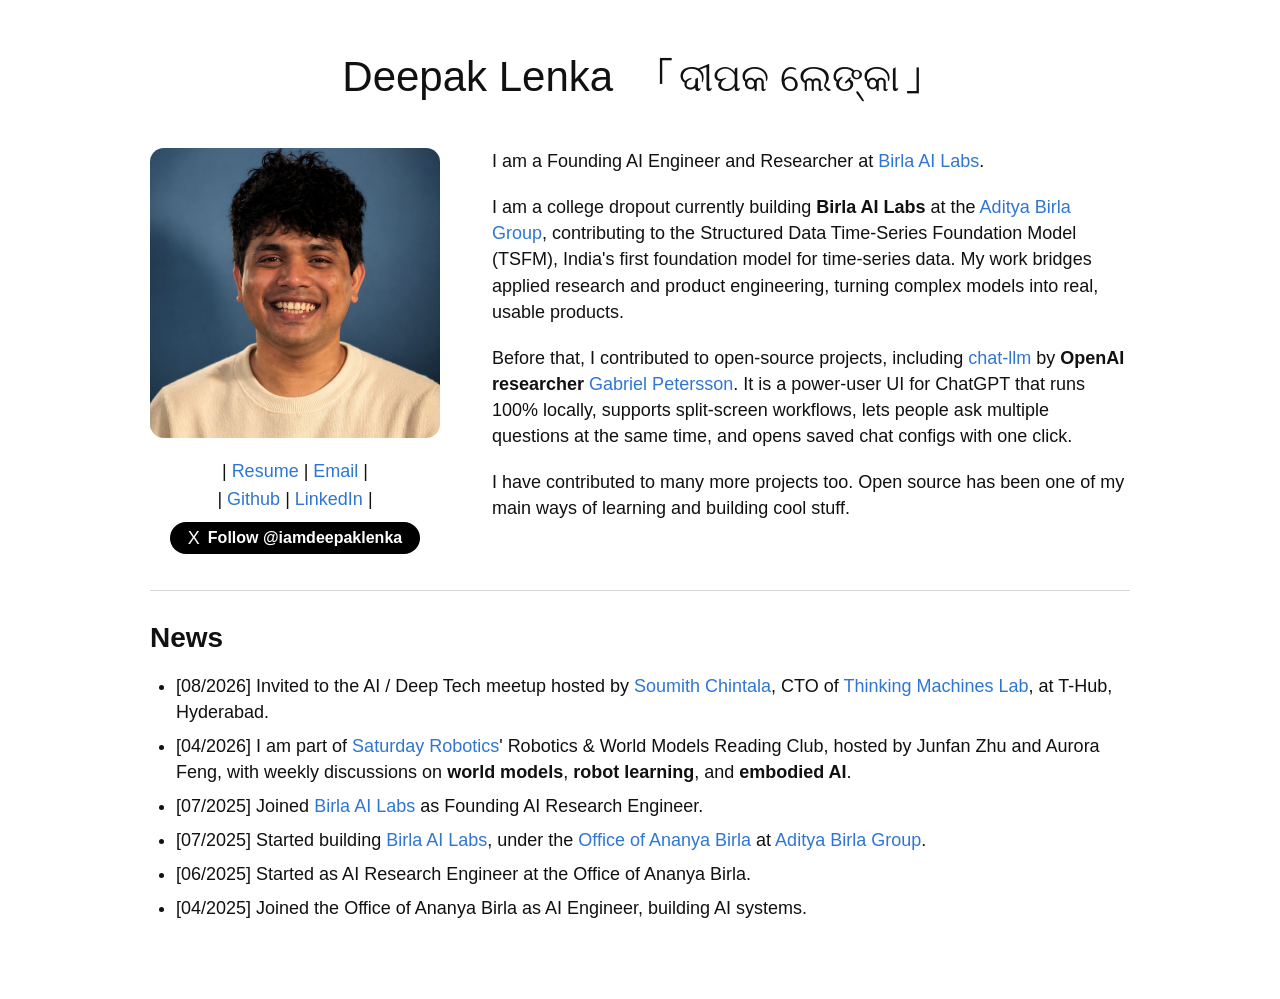
<file: index.html>
<!doctype html>
<html lang="en">
  <head>
    <meta charset="utf-8">
    <meta name="viewport" content="width=device-width, initial-scale=1">
    <meta
      name="description"
      content="Deepak Lenka - AI research engineer building time-series foundation models, forecasting systems, and LLM-native applications."
    >
    <title>Deepak Lenka</title>
    <link rel="icon" type="image/png" href="./assets/favicon.png">
    <link rel="apple-touch-icon" href="./assets/favicon.png">
    <link rel="stylesheet" href="./styles.css">
  </head>
  <body>
    <main class="container">
      <h1>
        <span>Deepak Lenka</span>
        <span class="native-name" lang="or">「ଦୀପକ ଲେଙ୍କା」</span>
      </h1>

      <section class="intro" aria-labelledby="about-heading">
        <h2 class="sr-only" id="about-heading">About</h2>

        <div class="left-column">
          <img
            class="portrait"
            src="./assets/profile.png"
            alt="Portrait of Deepak Lenka"
          >

          <p class="links">
            | <a href="https://drive.google.com/file/d/1veItzJnmfhW2eCrWCiPdHo5hrrzw1xnW/view?usp=sharing">Resume</a> |
            <a href="mailto:iamdeepaklenka@gmail.com">Email</a> |
            <br>
            | <a href="https://github.com/deepak-lenka">Github</a> |
            <a href="https://www.linkedin.com/in/deepak-lenka-4006b7249/">LinkedIn</a> |
          </p>

          <a class="follow-pill" href="https://twitter.com/iamdeepaklenka">
            <span aria-hidden="true">X</span>
            Follow @iamdeepaklenka
          </a>
        </div>

        <div class="right-column">
          <p>
            I am a Founding AI Engineer and Researcher at
            <a href="https://birlaailabs.com/">Birla AI Labs</a>.
          </p>

          <p>
            I am a college dropout currently building <b>Birla AI Labs</b> at the
            <a href="https://www.adityabirla.com/en/">Aditya Birla Group</a>, contributing
            to the Structured Data Time-Series Foundation Model
            (TSFM), India's first foundation model for time-series data. My work
            bridges applied research and product engineering, turning complex models
            into real, usable products.
          </p>

          <p>
            Before that, I contributed to open-source projects, including
            <a href="https://github.com/gabrielpetersson/chat-llm">chat-llm</a> by
            <b>OpenAI researcher</b>
            <a href="https://www.linkedin.com/in/gabriel-petersson-ai/">Gabriel Petersson</a>.
            It is a power-user UI for ChatGPT that runs 100% locally, supports
            split-screen workflows, lets people ask multiple questions at the same
            time, and opens saved chat configs with one click.
          </p>

          <p>
            I have contributed to many more projects too. Open source has been one of
            my main ways of learning and building cool stuff.
          </p>
        </div>
      </section>

      <hr>

      <section class="section" aria-labelledby="news-heading">
        <h2 id="news-heading">News</h2>
        <ul>
          <li>
            [08/2026] Invited to the AI / Deep Tech meetup hosted by
            <a href="https://soumith.ch/">Soumith Chintala</a>, CTO of
            <a href="https://thinkingmachines.ai/">Thinking Machines Lab</a>,
            at T-Hub, Hyderabad.
          </li>
          <li>
            [04/2026] I am part of
            <a href="https://www.linkedin.com/company/saturdayrobotic/">Saturday Robotics</a>'
            Robotics &amp; World Models Reading Club, hosted by Junfan Zhu and
            Aurora Feng, with weekly discussions on <strong>world models</strong>,
            <strong>robot learning</strong>, and <strong>embodied AI</strong>.
          </li>
          <li>
            [07/2025] Joined <a href="https://birlaailabs.com/">Birla AI Labs</a>
            as Founding AI Research Engineer.
          </li>
          <li>
            [07/2025] Started building
            <a href="https://birlaailabs.com/">Birla AI Labs</a>, under the
            <a href="https://ananyabirla.com/">Office of Ananya Birla</a> at
            <a href="https://www.adityabirla.com/en/">Aditya Birla Group</a>.
          </li>
          <li>
            [06/2025] Started as AI Research Engineer at the Office of Ananya Birla.
          </li>
          <li>
            [04/2025] Joined the Office of Ananya Birla as AI Engineer, building
            AI systems.
          </li>
        </ul>
      </section>
    </main>
  </body>
</html>
</file>
<file: styles.css>
:root {
  --text: #111111;
  --link: #2f76d2;
  --rule: #d7d7d7;
  --muted: #333333;
  --thumb: #f4f4f4;
}

* {
  box-sizing: border-box;
}

body {
  margin: 0;
  background: #ffffff;
  color: var(--text);
  font-family: Arial, Helvetica, sans-serif;
  font-size: 18px;
  line-height: 1.45;
}

a {
  color: var(--link);
  text-decoration: none;
}

a:hover {
  text-decoration: underline;
}

.container {
  width: min(100% - 36px, 980px);
  margin: 0 auto;
  padding: 54px 0 70px;
}

h1 {
  display: flex;
  flex-wrap: wrap;
  align-items: baseline;
  justify-content: center;
  column-gap: 28px;
  row-gap: 6px;
  margin: 0 0 48px;
  text-align: center;
  font-size: 42px;
  font-weight: 500;
  line-height: 1.1;
  letter-spacing: 0;
}

.native-name {
  font-family: "Kohinoor Odia", "Noto Sans Oriya", "Nirmala UI", Arial, sans-serif;
  font-size: 0.9em;
  font-weight: 400;
  line-height: 1;
  white-space: nowrap;
}

.intro {
  display: grid;
  grid-template-columns: 290px minmax(0, 1fr);
  gap: 52px;
  align-items: start;
}

.left-column {
  text-align: center;
}

.portrait {
  display: block;
  width: 290px;
  max-width: 100%;
  aspect-ratio: 1;
  border-radius: 14px;
  object-fit: cover;
}

.links {
  margin: 20px 0 0;
  font-size: 18px;
  line-height: 1.55;
}

.follow-pill {
  display: inline-flex;
  min-height: 32px;
  margin-top: 8px;
  align-items: center;
  gap: 8px;
  border-radius: 999px;
  padding: 4px 18px;
  background: #000000;
  color: #ffffff;
  font-size: 16px;
  font-weight: 700;
  line-height: 1;
  text-decoration: none;
}

.follow-pill:hover {
  color: #ffffff;
  text-decoration: none;
}

.follow-pill span {
  font-size: 18px;
  font-weight: 400;
}

.right-column p {
  margin: 0 0 20px;
}

hr {
  height: 1px;
  margin: 36px 0 30px;
  border: 0;
  background: var(--rule);
}

.section h2 {
  margin: 0 0 18px;
  font-size: 28px;
  font-weight: 700;
  line-height: 1.2;
}

ul {
  margin: 0;
  padding-left: 26px;
}

li {
  margin: 0 0 8px;
}

.project {
  display: grid;
  grid-template-columns: 178px minmax(0, 1fr);
  gap: 22px;
  margin: 0 0 30px;
}

.project:last-child {
  margin-bottom: 0;
}

.thumb {
  display: flex;
  width: 178px;
  height: 122px;
  align-items: center;
  justify-content: center;
  border: 1px solid #dedede;
  border-radius: 6px;
  background: var(--thumb);
  color: #555555;
  font-size: 24px;
  font-weight: 700;
  letter-spacing: 0;
}

.project h3 {
  margin: 0;
  font-size: 20px;
  font-weight: 500;
  line-height: 1.28;
}

.project p {
  margin: 4px 0;
}

.authors,
.venue {
  color: var(--muted);
}

.venue {
  font-style: italic;
}

.project-links {
  font-size: 17px;
}

.sr-only {
  position: absolute;
  width: 1px;
  height: 1px;
  margin: -1px;
  overflow: hidden;
  clip: rect(0, 0, 0, 0);
  white-space: nowrap;
  border: 0;
}

@media (max-width: 780px) {
  body {
    font-size: 16px;
  }

  .container {
    width: min(100% - 28px, 680px);
    padding-top: 30px;
  }

  h1 {
    margin-bottom: 30px;
    font-size: clamp(25px, 8vw, 34px);
    column-gap: 10px;
  }

  .native-name {
    font-size: 0.74em;
  }

  .intro,
  .project {
    grid-template-columns: 1fr;
  }

  .intro {
    gap: 26px;
  }

  .portrait {
    width: min(76vw, 300px);
    margin: 0 auto;
  }

  .project {
    gap: 12px;
  }

  .thumb {
    width: min(100%, 260px);
    height: 116px;
  }

  .section h2 {
    font-size: 25px;
  }
}
</file>
